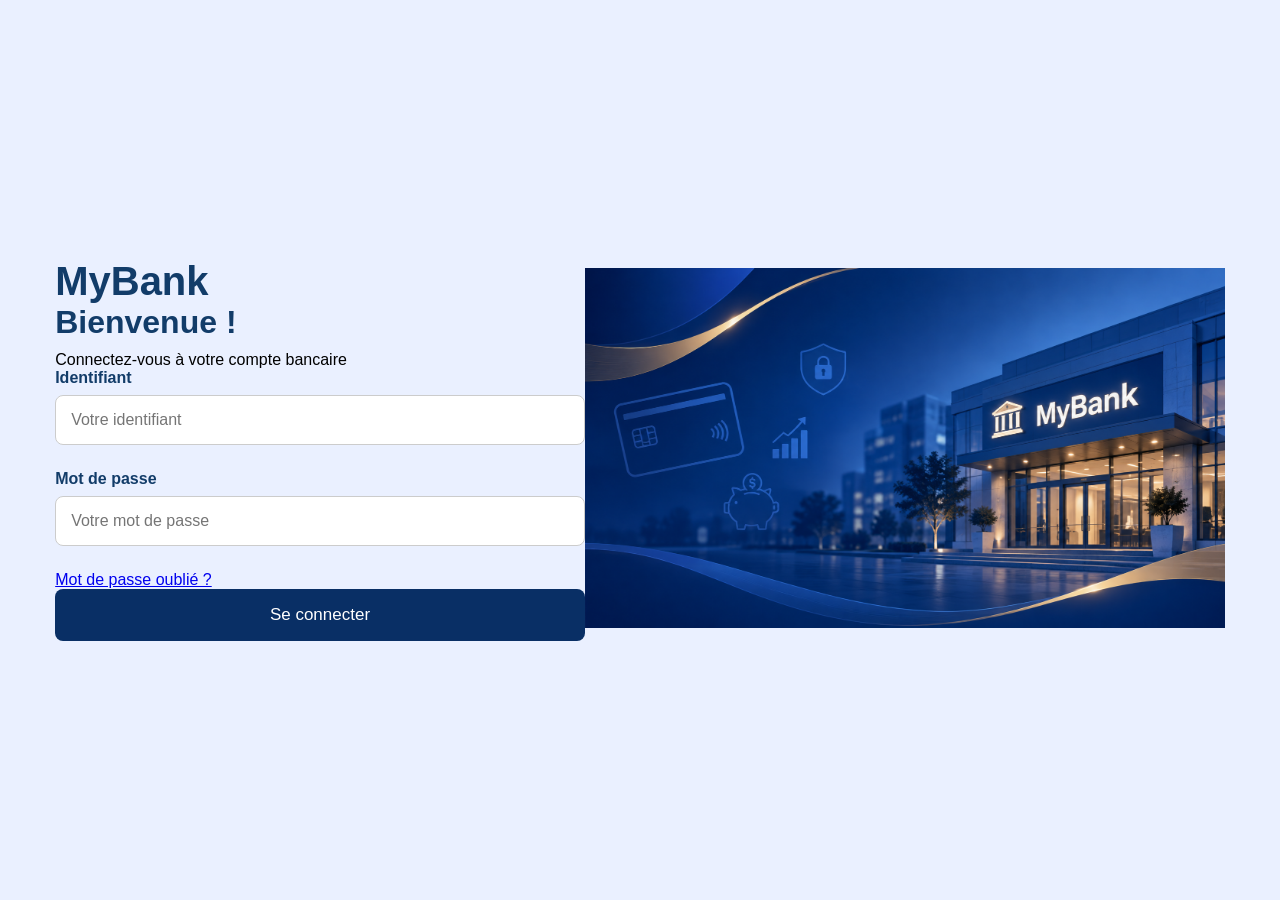
<file: cnx.html>
<!DOCTYPE html>
<html lang="fr">
<head>
    <meta charset="UTF-8">
    <title>Connexion bancaire</title>
    <link rel="stylesheet" href="cnx.css">
</head>

<body>

    <div class="login-container">

        <h1>MyBank</h1>
        <h2>Bienvenue !</h2>
        <p>Connectez-vous à votre compte bancaire</p>

         <form action="epargne.html" method="GET">
            <label>Identifiant</label>
            <input type="text" placeholder="Votre identifiant">

            <label>Mot de passe</label>
            <input type="password" placeholder="Votre mot de passe">

            <a href="#">Mot de passe oublié ?</a>

            <button type="submit">Se connecter</button>
        </form>

    </div>
    <div class="image-section">
    <img src="images/banque.png" alt="MyBank">
</div>

</body>
</html>
</file>
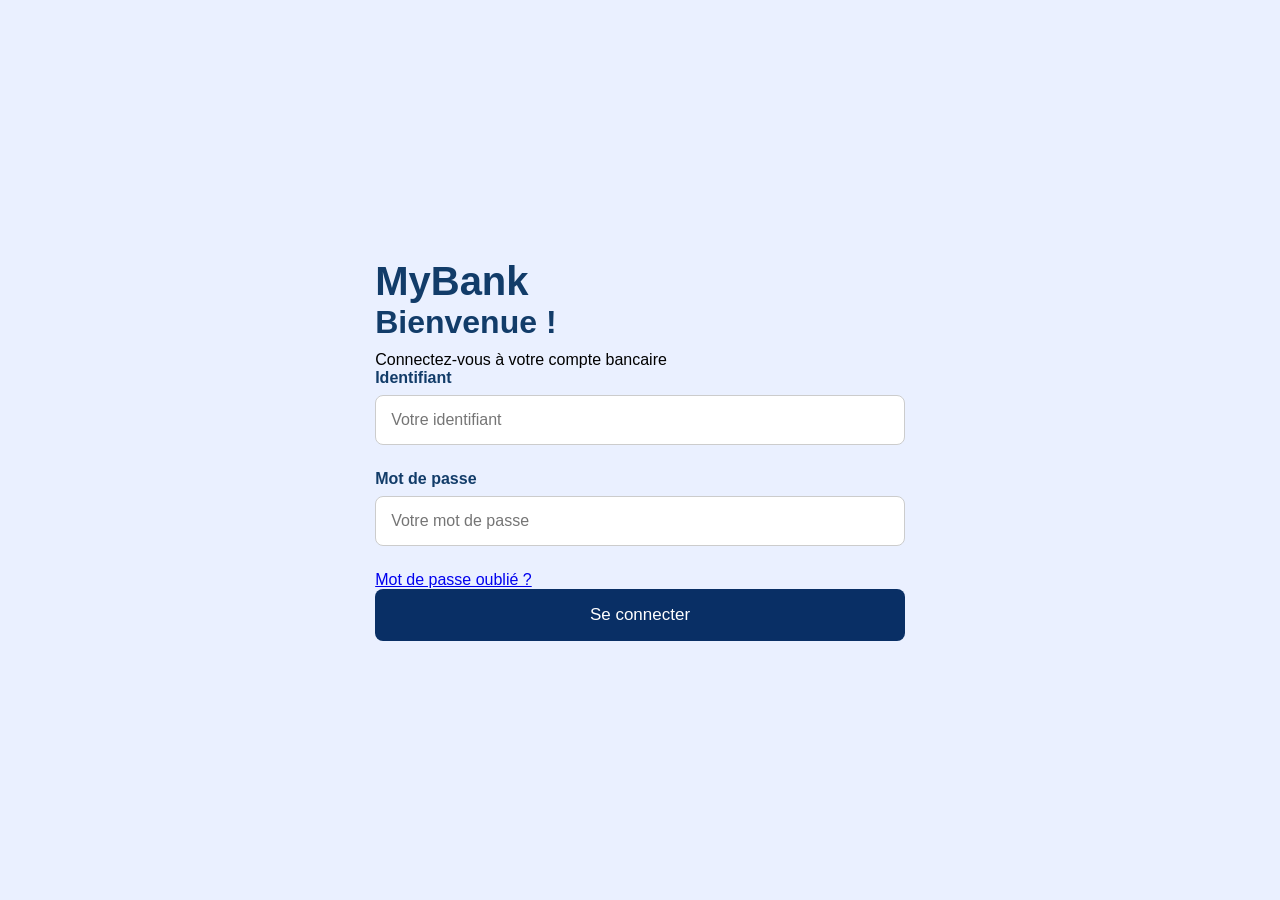
<file: cnx2.html>
<!DOCTYPE html>
<html lang="fr">
<head>
    <meta charset="UTF-8">
    <title>Connexion bancaire</title>
    <link rel="stylesheet" href="cnx2.css">
</head>

<body>

    <div class="login-container">

        <h1>MyBank</h1>
        <h2>Bienvenue !</h2>
        <p>Connectez-vous à votre compte bancaire</p>

         <form action="courant.html" method="GET">
            <label>Identifiant</label>
            <input type="text" placeholder="Votre identifiant">

            <label>Mot de passe</label>
            <input type="password" placeholder="Votre mot de passe">

            <a href="#">Mot de passe oublié ?</a>

            <button type="submit">Se connecter</button>
        </form>

    </div>
     

</body>
</html>
</file>
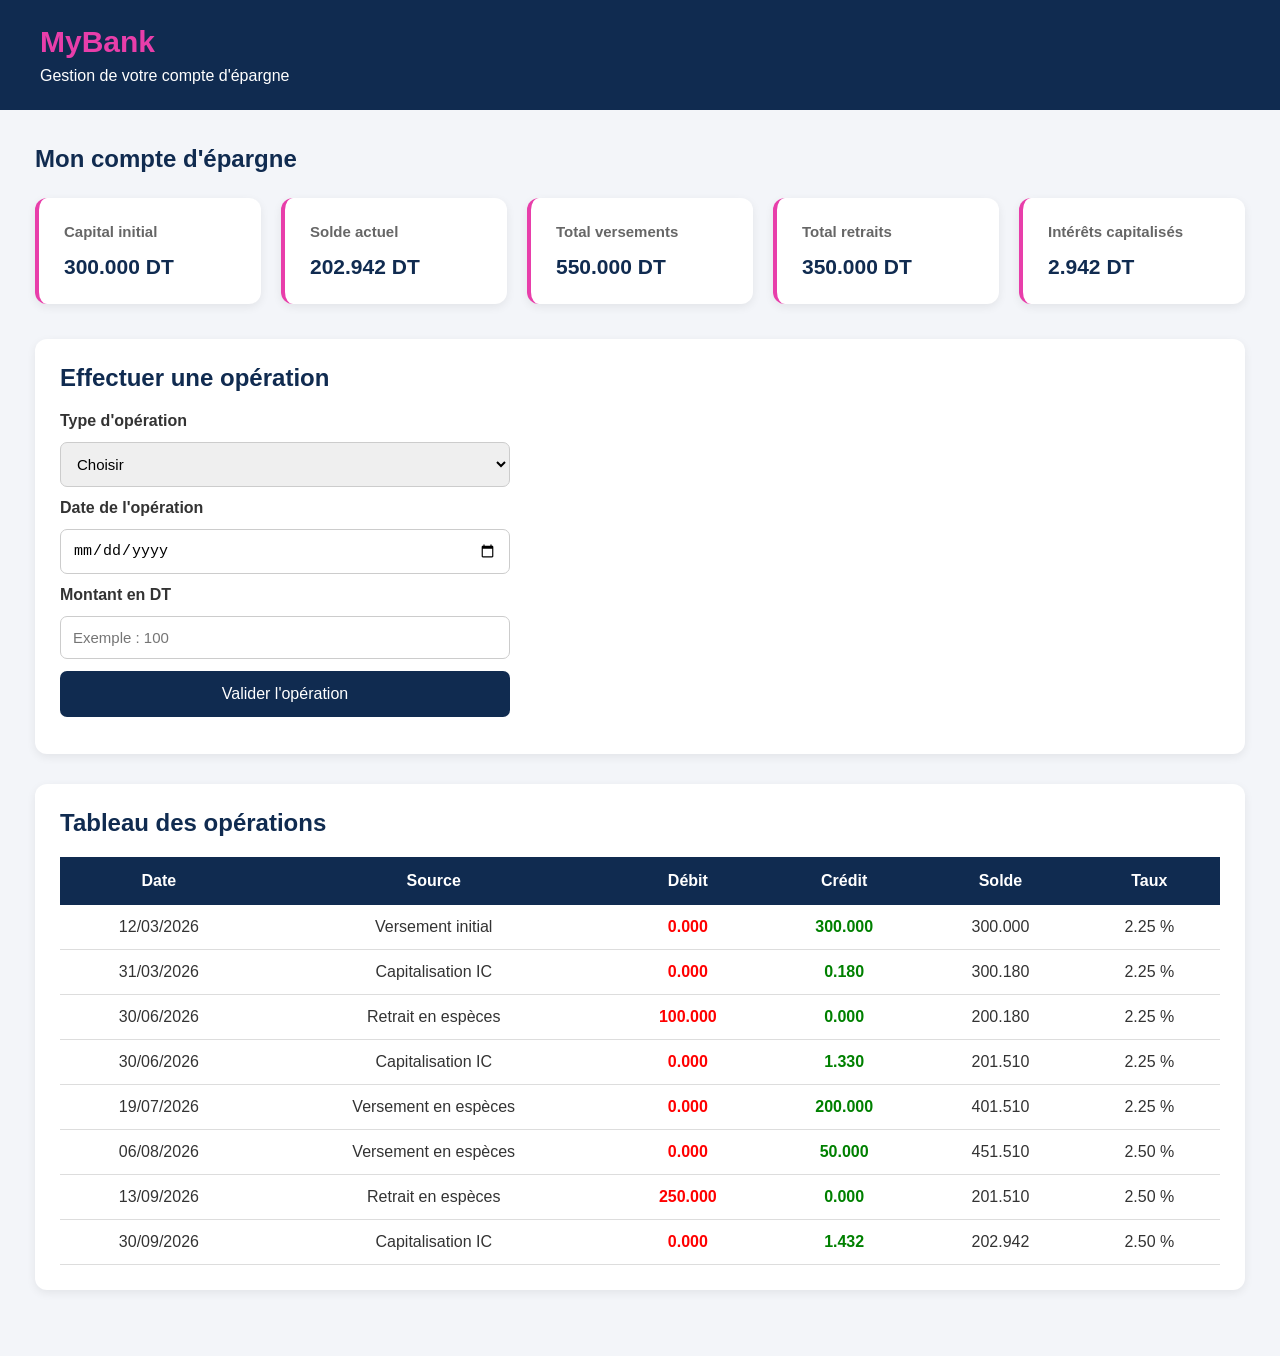
<file: epargne.html>
<!DOCTYPE html>
<html lang="fr">

<head>
    <meta charset="UTF-8">
    <meta name="viewport" content="width=device-width, initial-scale=1.0">
    <title>MyBank - Compte épargne</title>
    <link rel="stylesheet" href="epargne.css">
</head>

<body>

<header>
    <h1>MyBank</h1>
    <p>Gestion de votre compte d'épargne</p>
</header>

<main>

    <h2>Mon compte d'épargne</h2>

    <div class="cards">

        <div class="card">
            <h3>Capital initial</h3>
            <p id="capital">300.000 DT</p>
        </div>

        <div class="card">
            <h3>Solde actuel</h3>
            <p id="solde">0.000 DT</p>
        </div>

        <div class="card">
            <h3>Total versements</h3>
            <p id="versements">0.000 DT</p>
        </div>

        <div class="card">
            <h3>Total retraits</h3>
            <p id="retraits">0.000 DT</p>
        </div>

        <div class="card">
            <h3>Intérêts capitalisés</h3>
            <p id="interets">0.000 DT</p>
        </div>

    </div>


    <section class="operation">

        <h2>Effectuer une opération</h2>

        <form id="operationForm">

            <label for="typeOperation">Type d'opération</label>

            <select id="typeOperation" required>
                <option value="">Choisir</option>
                <option value="credit">Versement</option>
                <option value="debit">Retrait</option>
            </select>

            <label for="dateOperation">Date de l'opération</label>

            <input type="date" id="dateOperation" required>

            <label for="montantOperation">Montant en DT</label>

            <input type="number"
                   id="montantOperation"
                   min="0.001"
                   step="0.001"
                   placeholder="Exemple : 100"
                   required>

            <button type="submit">Valider l'opération</button>

            <p id="message"></p>

        </form>

    </section>


    <section class="operations">

        <h2>Tableau des opérations</h2>

        <div class="table-container">

            <table>

                <thead>
                    <tr>
                        <th>Date</th>
                        <th>Source</th>
                        <th>Débit</th>
                        <th>Crédit</th>
                        <th>Solde</th>
                        <th>Taux</th>
                    </tr>
                </thead>

                <tbody id="tableau">
                </tbody>

            </table>

        </div>

    </section>

</main>

<script src="epargne.js"></script>

</body>
</html>
</file>
<file: cnx.css>
* {
    margin: 0;
    padding: 0;
    box-sizing: border-box;
}

body {
    font-family: Arial, sans-serif;
    background-color: #eaf0ff;
    min-height: 100vh;
    display: flex;
    justify-content: center;
    align-items: center;
}

.container {
    display: flex;
    width: 90%;
    max-width: 1200px;
    min-height: 650px;
    background-color: white;
    border-radius: 20px;
    overflow: hidden;
    box-shadow: 0 5px 25px rgba(0,0,0,0.15);
}

/* Image à gauche */
.image-section {
    width: 50%;
}

.image-section img {
    width: 100%;
    height: 100%;
    object-fit: cover;
}

/* Formulaire à droite */
.login-section {
    width: 50%;
    padding: 55px 45px;
    text-align: center;
}

h1 {
    color: #123c69;
    font-size: 40px;
}

.slogan {
    color: #123c69;
    margin-bottom: 50px;
    font-style: italic;
}

h2 {
    color: #123c69;
    font-size: 32px;
    margin-bottom: 10px;
}

.login-section > p {
    color: #555;
    margin-bottom: 30px;
}

form {
    text-align: left;
}

form > label {
    display: block;
    margin-bottom: 8px;
    color: #123c69;
    font-weight: bold;
}

form > input {
    width: 100%;
    padding: 15px;
    border: 1px solid #ccc;
    border-radius: 8px;
    margin-bottom: 25px;
    font-size: 16px;
}

.options {
    display: flex;
    justify-content: space-between;
    align-items: center;
    font-size: 13px;
    margin-bottom: 25px;
}

.options a, .register a {
    color: #0754c7;
}

button {
    width: 100%;
    padding: 16px;
    background-color: #092f65;
    color: white;
    border: none;
    border-radius: 8px;
    font-size: 17px;
    cursor: pointer;
}

button:hover {
    background-color: #17569b;
}

.register {
    margin-top: 30px;
    font-size: 14px;
}

/* Adaptation téléphone */
@media (max-width: 750px) {
    .container {
        flex-direction: column;
    }

    .image-section {
        width: 100%;
        height: 250px;
    }

    .login-section {
        width: 100%;
        padding: 30px 20px;
    }
    background-image: url("images/banque.png");
    background-size: cover;
    background-position: center;
    background-repeat: no-repeat;
    background-attachment: fixed;
    min-height: 100vh;
}
</file>
<file: cnx2.css>
* {
    margin: 0;
    padding: 0;
    box-sizing: border-box;
}

body {
    font-family: Arial, sans-serif;
    background-color: #eaf0ff;
    min-height: 100vh;
    display: flex;
    justify-content: center;
    align-items: center;
}

.container {
    display: flex;
    width: 90%;
    max-width: 1200px;
    min-height: 650px;
    background-color: white;
    border-radius: 20px;
    overflow: hidden;
    box-shadow: 0 5px 25px rgba(0,0,0,0.15);
}

/* Image à gauche */
.image-section {
    width: 50%;
}

.image-section img {
    width: 100%;
    height: 100%;
    object-fit: cover;
}

/* Formulaire à droite */
.login-section {
    width: 50%;
    padding: 55px 45px;
    text-align: center;
}

h1 {
    color: #123c69;
    font-size: 40px;
}

.slogan {
    color: #123c69;
    margin-bottom: 50px;
    font-style: italic;
}

h2 {
    color: #123c69;
    font-size: 32px;
    margin-bottom: 10px;
}

.login-section > p {
    color: #555;
    margin-bottom: 30px;
}

form {
    text-align: left;
}

form > label {
    display: block;
    margin-bottom: 8px;
    color: #123c69;
    font-weight: bold;
}

form > input {
    width: 100%;
    padding: 15px;
    border: 1px solid #ccc;
    border-radius: 8px;
    margin-bottom: 25px;
    font-size: 16px;
}

.options {
    display: flex;
    justify-content: space-between;
    align-items: center;
    font-size: 13px;
    margin-bottom: 25px;
}

.options a, .register a {
    color: #0754c7;
}

button {
    width: 100%;
    padding: 16px;
    background-color: #092f65;
    color: white;
    border: none;
    border-radius: 8px;
    font-size: 17px;
    cursor: pointer;
}

button:hover {
    background-color: #17569b;
}

.register {
    margin-top: 30px;
    font-size: 14px;
}

/* Adaptation téléphone */
@media (max-width: 750px) {
    .container {
        flex-direction: column;
    }

    .image-section {
        width: 100%;
        height: 250px;
    }

    .login-section {
        width: 100%;
        padding: 30px 20px;
    }
    background-image: url("images/banque.png");
    background-size: cover;
    background-position: center;
    background-repeat: no-repeat;
    background-attachment: fixed;
    min-height: 100vh;
}
</file>
<file: epargne.css>
* {
    margin: 0;
    padding: 0;
    box-sizing: border-box;
}

body {
    font-family: Arial, sans-serif;
    background: #f3f5f9;
    color: #333;
}

header {
    background: #102b50;
    color: white;
    padding: 25px 40px;
}

header h1 {
    color: #e83eaa;
    font-size: 30px;
}

header p {
    margin-top: 8px;
}

main {
    padding: 35px;
}

main > h2 {
    color: #102b50;
    margin-bottom: 25px;
}

.cards {
    display: grid;
    grid-template-columns: repeat(auto-fit, minmax(190px, 1fr));
    gap: 20px;
    margin-bottom: 35px;
}

.card {
    background: white;
    padding: 25px;
    border-radius: 12px;
    border-left: 4px solid #e83eaa;
    box-shadow: 0 3px 10px rgba(0,0,0,0.07);
}

.card h3 {
    color: #666;
    font-size: 15px;
    margin-bottom: 15px;
}

.card p {
    color: #102b50;
    font-size: 21px;
    font-weight: bold;
}

.operation, .operations {
    background: white;
    padding: 25px;
    border-radius: 12px;
    margin-bottom: 30px;
    box-shadow: 0 3px 10px rgba(0,0,0,0.07);
}

section h2 {
    color: #102b50;
    margin-bottom: 20px;
}

form {
    display: flex;
    flex-direction: column;
    gap: 12px;
    max-width: 450px;
}

label {
    font-weight: bold;
}

input, select {
    padding: 12px;
    border: 1px solid #ccc;
    border-radius: 7px;
    font-size: 15px;
}

button {
    background: #102b50;
    color: white;
    padding: 14px;
    border: none;
    border-radius: 7px;
    cursor: pointer;
    font-size: 16px;
}

button:hover {
    background: #e83eaa;
}

.table-container {
    overflow-x: auto;
}

table {
    width: 100%;
    min-width: 700px;
    border-collapse: collapse;
}

th {
    background: #102b50;
    color: white;
    padding: 15px;
}

td {
    padding: 13px;
    text-align: center;
    border-bottom: 1px solid #ddd;
}

tr:hover {
    background: #fcecf6;
}

.credit {
    color: green;
    font-weight: bold;
}

.debit {
    color: red;
    font-weight: bold;
}

#message {
    font-weight: bold;
}

@media (max-width: 600px) {
    main {
        padding: 15px;
    }
}
</file>
